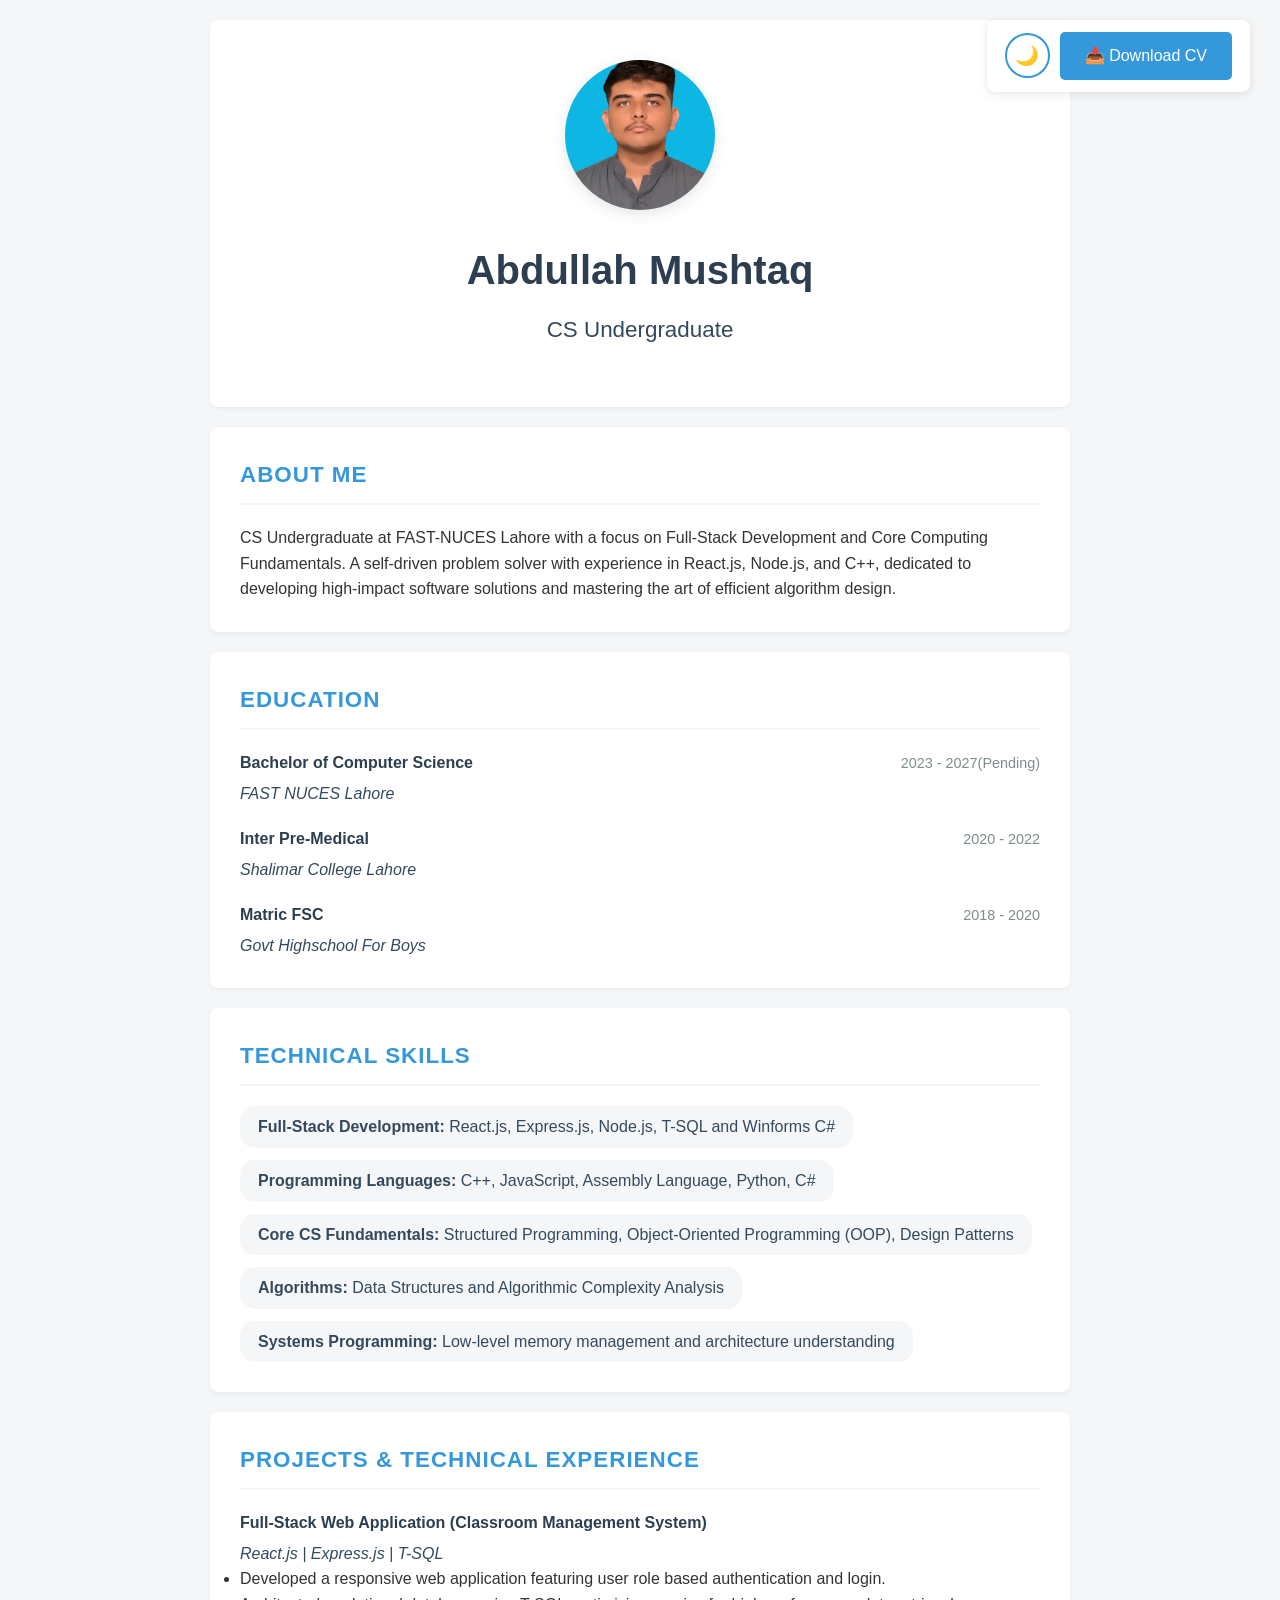
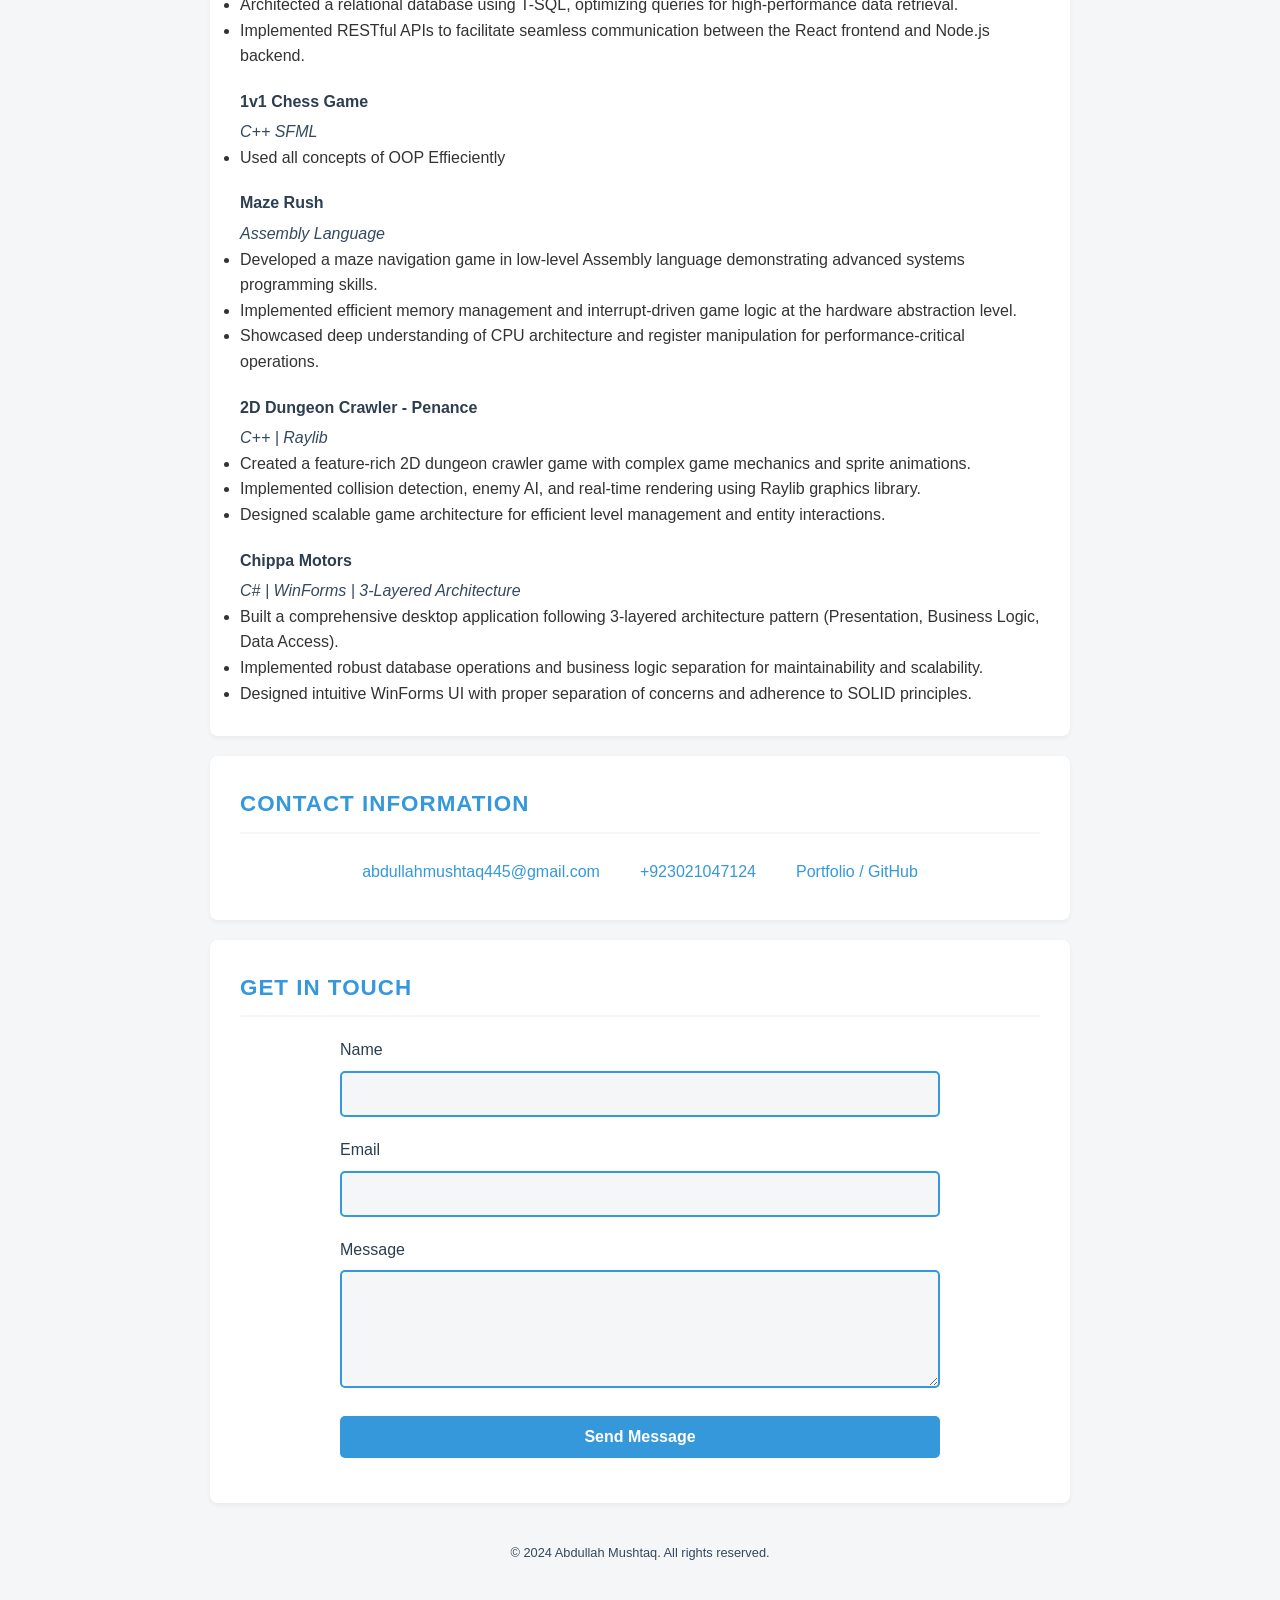
<file: index.html>
<!DOCTYPE html>
<html lang="en">
<head>
    <meta charset="UTF-8">
    <meta name="viewport" content="width=device-width, initial-scale=1.0">
    <title>My Curriculum Vitae</title>
    <link rel="stylesheet" href="css/style.css">
</head>
<body>

    <div class="header-top">
        <button id="theme-toggle" class="theme-toggle" title="Toggle dark/light mode">
            <span class="theme-icon">🌙</span>
        </button>
        <a href="#" id="download-cv" class="download-cv" title="Download CV as PDF">
            <span>📥 Download CV</span>
        </a>
    </div>

    <div class="container">
        
        <header>
            <img src="Images/Profile.JPG" alt="Profile Photo" class="profile-photo" onerror="this.src='https://via.placeholder.com/150'">
            <h1 id="name">Abdullah Mushtaq</h1>
            <h2 id="title">CS Undergraduate</h2>
        </header>

        <section id="about">
            <h3>About Me</h3>
            <p>CS Undergraduate at FAST-NUCES Lahore with a focus on Full-Stack Development and Core Computing Fundamentals. A self-driven problem solver with experience in React.js, Node.js, and C++, dedicated to developing high-impact software solutions and mastering the art of efficient algorithm design.</p>
        </section>

        <section id="education">
            <h3>Education</h3>
            
            <div class="education-item">
                <div class="school-header">
                    <span class="degree">Bachelor of Computer Science</span>
                    <span class="date">2023 - 2027(Pending)</span>
                </div>
                <div class="school">FAST NUCES Lahore</div>
            </div>

            <div class="education-item">
                <div class="school-header">
                    <span class="degree">Inter Pre-Medical</span>
                    <span class="date">2020 - 2022</span>
                </div>
                <div class="school">Shalimar College Lahore</div>
            </div>
            
            <div class="education-item">
                <div class="school-header">
                    <span class="degree">Matric FSC</span>
                    <span class="date">2018 - 2020</span>
                </div>
                <div class="school">Govt Highschool For Boys</div>
            </div>

        </section>

        <section id="skills">
            <h3>Technical Skills</h3>
            <ul class="skills-list">
                <li><strong>Full-Stack Development:</strong> React.js, Express.js, Node.js, T-SQL and Winforms C#</li>
                <li><strong>Programming Languages:</strong> C++, JavaScript, Assembly Language, Python, C#</li>
                <li><strong>Core CS Fundamentals:</strong> Structured Programming, Object-Oriented Programming (OOP), Design Patterns</li>
                <li><strong>Algorithms:</strong> Data Structures and Algorithmic Complexity Analysis</li>
                <li><strong>Systems Programming:</strong> Low-level memory management and architecture understanding</li>
            </ul>
        </section>

        <section id="experience">
            <h3>Projects & Technical Experience</h3>

            <div class="experience-item">
                <div class="job-header">
                    <span class="job-title">Full-Stack Web Application (Classroom Management System)</span>
                </div>
                <div class="company">React.js | Express.js | T-SQL</div>
                <ul>
                    <li>Developed a responsive web application featuring user role based authentication and login.</li>
                    <li>Architected a relational database using T-SQL, optimizing queries for high-performance data retrieval.</li>
                    <li>Implemented RESTful APIs to facilitate seamless communication between the React frontend and Node.js backend.</li>
                </ul>
            </div>

            <div class="experience-item">
                <div class="job-header">
                    <span class="job-title">1v1 Chess Game</span>
                </div>
                <div class="company">C++ SFML</div>
                <ul>
                    <li>Used all concepts of OOP Effieciently</li>
                </ul>
            </div>

            <div class="experience-item">
                <div class="job-header">
                    <span class="job-title">Maze Rush</span>
                </div>
                <div class="company">Assembly Language</div>
                <ul>
                    <li>Developed a maze navigation game in low-level Assembly language demonstrating advanced systems programming skills.</li>
                    <li>Implemented efficient memory management and interrupt-driven game logic at the hardware abstraction level.</li>
                    <li>Showcased deep understanding of CPU architecture and register manipulation for performance-critical operations.</li>
                </ul>
            </div>

            <div class="experience-item">
                <div class="job-header">
                    <span class="job-title">2D Dungeon Crawler - Penance</span>
                </div>
                <div class="company">C++ | Raylib</div>
                <ul>
                    <li>Created a feature-rich 2D dungeon crawler game with complex game mechanics and sprite animations.</li>
                    <li>Implemented collision detection, enemy AI, and real-time rendering using Raylib graphics library.</li>
                    <li>Designed scalable game architecture for efficient level management and entity interactions.</li>
                </ul>
            </div>

            <div class="experience-item">
                <div class="job-header">
                    <span class="job-title">Chippa Motors</span>
                </div>
                <div class="company">C# | WinForms | 3-Layered Architecture</div>
                <ul>
                    <li>Built a comprehensive desktop application following 3-layered architecture pattern (Presentation, Business Logic, Data Access).</li>
                    <li>Implemented robust database operations and business logic separation for maintainability and scalability.</li>
                    <li>Designed intuitive WinForms UI with proper separation of concerns and adherence to SOLID principles.</li>
                </ul>
            </div>
        </section>

        <section id="contact">
            <h3>Contact Information</h3>
            <div class="contact-info">
                <a href="mailto:abdullahmushtaq445@gmail.com">abdullahmushtaq445@gmail.com</a>
                <a href="tel:+923021047124">+923021047124</a>
                <a href="https://github.com/AevitusOmegus">Portfolio / GitHub</a>
            </div>
        </section>

        <section id="contact-form">
            <h3>Get In Touch</h3>
            <form id="message-form" class="contact-form">
                <div class="form-group">
                    <label for="name">Name</label>
                    <input type="text" id="name" name="name" required>
                </div>
                <div class="form-group">
                    <label for="email">Email</label>
                    <input type="email" id="email" name="email" required>
                </div>
                <div class="form-group">
                    <label for="message">Message</label>
                    <textarea id="message" name="message" rows="5" required></textarea>
                </div>
                <button type="submit" class="submit-btn">Send Message</button>
                <p id="form-message" class="form-message"></p>
            </form>
        </section>

        <footer>
            <p>&copy; 2024 Abdullah Mushtaq. All rights reserved.</p>
        </footer>

    </div>

    <script src="js/script.js"></script>
</body>
</html>
</file>
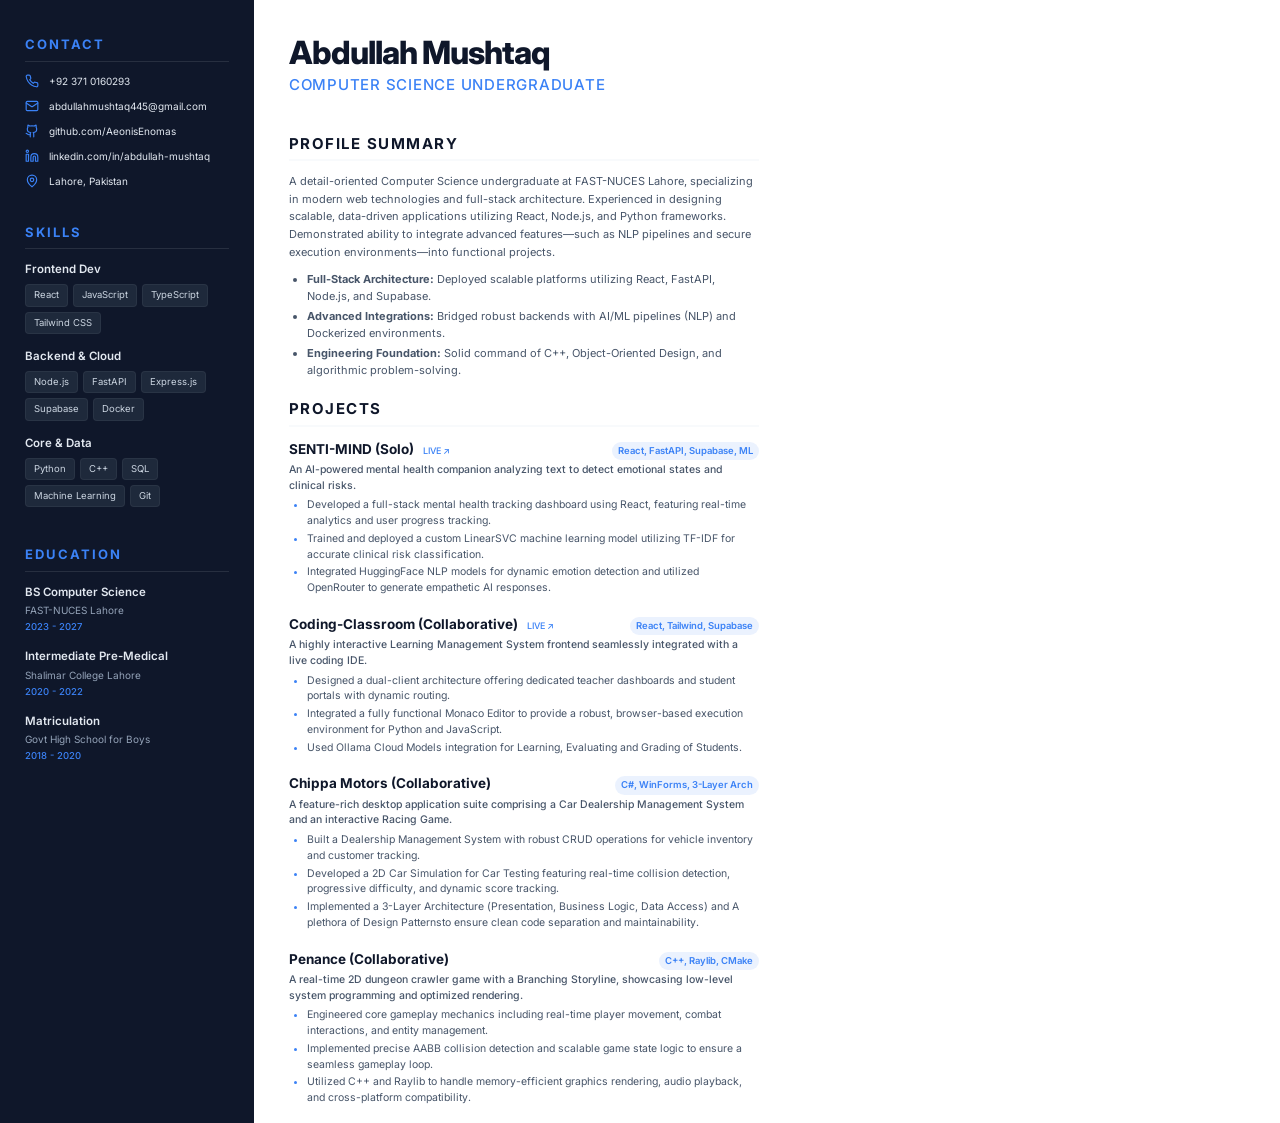
<file: scripts/cv-template.html>
<!DOCTYPE html>
<html lang="en">

<head>
  <meta charset="UTF-8">
  <title>Abdullah Mushtaq - CV</title>
  <style>
    @import url('https://fonts.googleapis.com/css2?family=Inter:wght@400;500;600;700;800&display=swap');

    :root {
      --primary: #0f172a;
      --primary-light: #1e293b;
      --accent: #3b82f6;
      --text-dark: #0f172a;
      --text-muted: #475569;
      --text-light: #94a3b8;
      --white: #ffffff;
      --bg-gray: #f8fafc;
    }

    * {
      box-sizing: border-box;
      margin: 0;
      padding: 0;
    }

    body {
      font-family: 'Inter', sans-serif;
      color: var(--text-dark);
      line-height: 1.5;
      font-size: 10.5px;
      background: #fff;
      width: 210mm;
      height: 297mm;
      display: flex;
    }

    /* Sidebar */
    .sidebar {
      width: 32%;
      background-color: var(--primary);
      color: var(--white);
      padding: 35px 25px;
      display: flex;
      flex-direction: column;
      gap: 24px;
    }

    .sidebar h2 {
      font-size: 13px;
      font-weight: 700;
      color: var(--accent);
      text-transform: uppercase;
      letter-spacing: 0.15em;
      margin-bottom: 12px;
      border-bottom: 1px solid rgba(255, 255, 255, 0.1);
      padding-bottom: 6px;
    }

    .contact-item {
      display: flex;
      align-items: center;
      gap: 10px;
      margin-bottom: 10px;
      font-size: 10px;
      color: #e2e8f0;
    }

    .contact-item svg {
      width: 14px;
      height: 14px;
      color: var(--accent);
      flex-shrink: 0;
    }

    .skill-group {
      margin-bottom: 14px;
    }

    .skill-group h3 {
      font-size: 11.5px;
      font-weight: 600;
      color: #e2e8f0;
      margin-bottom: 6px;
    }

    .skill-list {
      display: flex;
      flex-wrap: wrap;
      gap: 5px;
    }

    .skill-pill {
      background: var(--primary-light);
      padding: 3px 8px;
      border-radius: 4px;
      font-size: 9.5px;
      color: #cbd5e1;
      border: 1px solid rgba(255, 255, 255, 0.05);
    }

    .education-item {
      margin-bottom: 14px;
    }

    .education-item h3 {
      font-size: 11.5px;
      font-weight: 600;
      color: #e2e8f0;
      margin-bottom: 2px;
    }

    .education-item .school {
      font-size: 10px;
      color: #94a3b8;
      margin-bottom: 2px;
    }

    .education-item .date {
      font-size: 9.5px;
      color: var(--accent);
      font-weight: 500;
    }

    /* Main Content */
    .main-content {
      width: 68%;
      padding: 35px 35px;
      display: flex;
      flex-direction: column;
    }

    .header-name {
      margin-bottom: 20px;
    }

    .header-name h1 {
      font-size: 32px;
      font-weight: 800;
      letter-spacing: -1px;
      line-height: 1.1;
      margin-bottom: 4px;
      color: var(--primary);
    }

    .header-name .title {
      font-size: 15px;
      font-weight: 500;
      color: var(--accent);
      letter-spacing: 0.05em;
      text-transform: uppercase;
    }

    .main-content h2 {
      font-size: 15px;
      font-weight: 700;
      color: var(--primary);
      text-transform: uppercase;
      letter-spacing: 0.1em;
      margin-bottom: 12px;
      margin-top: 16px;
      border-bottom: 2px solid var(--bg-gray);
      padding-bottom: 4px;
      display: flex;
      align-items: center;
      gap: 8px;
    }

    .summary-text {
      font-size: 11px;
      color: var(--text-muted);
      line-height: 1.6;
      margin-bottom: 10px;
    }

    .summary-bullets {
      margin-left: 18px;
      color: var(--text-muted);
      font-size: 11px;
    }

    .summary-bullets li {
      margin-bottom: 4px;
    }

    .project-item {
      margin-bottom: 16px;
    }

    .project-header {
      display: flex;
      justify-content: space-between;
      align-items: baseline;
      margin-bottom: 2px;
    }

    .project-title {
      font-size: 13.5px;
      font-weight: 700;
      color: var(--primary);
    }

    .project-stack {
      font-size: 9.5px;
      font-weight: 600;
      color: var(--accent);
      background: rgba(59, 130, 246, 0.1);
      padding: 2px 6px;
      border-radius: 12px;
    }

    .project-desc {
      font-size: 10.5px;
      color: var(--text-muted);
      margin-bottom: 4px;
      font-weight: 500;
    }

    .project-bullets {
      margin-left: 18px;
      color: var(--text-muted);
      font-size: 10.5px;
    }

    .project-bullets li {
      margin-bottom: 2px;
    }

    .project-bullets li::marker {
      color: var(--accent);
    }
  </style>
</head>

<body>

  <div class="sidebar">
    <div class="contact-section">
      <h2>Contact</h2>
      <div class="contact-item">
        <svg xmlns="http://www.w3.org/2000/svg" viewBox="0 0 24 24" fill="none" stroke="currentColor" stroke-width="2"
          stroke-linecap="round" stroke-linejoin="round">
          <path
            d="M22 16.92v3a2 2 0 0 1-2.18 2 19.79 19.79 0 0 1-8.63-3.07 19.5 19.5 0 0 1-6-6 19.79 19.79 0 0 1-3.07-8.67A2 2 0 0 1 4.11 2h3a2 2 0 0 1 2 1.72 12.84 12.84 0 0 0 .7 2.81 2 2 0 0 1-.45 2.11L8.09 9.91a16 16 0 0 0 6 6l1.27-1.27a2 2 0 0 1 2.11-.45 12.84 12.84 0 0 0 2.81.7A2 2 0 0 1 22 16.92z">
          </path>
        </svg>
        +92 371 0160293
      </div>
      <div class="contact-item">
        <svg xmlns="http://www.w3.org/2000/svg" viewBox="0 0 24 24" fill="none" stroke="currentColor" stroke-width="2"
          stroke-linecap="round" stroke-linejoin="round">
          <rect width="20" height="16" x="2" y="4" rx="2"></rect>
          <path d="m22 7-8.97 5.7a1.94 1.94 0 0 1-2.06 0L2 7"></path>
        </svg>
        abdullahmushtaq445@gmail.com
      </div>
      <div class="contact-item">
        <svg xmlns="http://www.w3.org/2000/svg" viewBox="0 0 24 24" fill="none" stroke="currentColor" stroke-width="2"
          stroke-linecap="round" stroke-linejoin="round">
          <path
            d="M15 22v-4a4.8 4.8 0 0 0-1-3.5c3 0 6-2 6-5.5.08-1.25-.27-2.48-1-3.5.28-1.15.28-2.35 0-3.5 0 0-1 0-3 1.5-2.64-.5-5.36-.5-8 0C6 2 5 2 5 2c-.3 1.15-.3 2.35 0 3.5A5.403 5.403 0 0 0 4 9c0 3.5 3 5.5 6 5.5-.39.49-.68 1.05-.85 1.65-.17.6-.22 1.23-.15 1.85v4">
          </path>
          <path d="M9 18c-4.51 2-5-2-7-2"></path>
        </svg>
        github.com/AeonisEnomas
      </div>
      <div class="contact-item">
        <svg xmlns="http://www.w3.org/2000/svg" viewBox="0 0 24 24" fill="none" stroke="currentColor" stroke-width="2"
          stroke-linecap="round" stroke-linejoin="round">
          <path d="M16 8a6 6 0 0 1 6 6v7h-4v-7a2 2 0 0 0-2-2 2 2 0 0 0-2 2v7h-4v-7a6 6 0 0 1 6-6z"></path>
          <rect x="2" y="9" width="4" height="12"></rect>
          <circle cx="4" cy="4" r="2"></circle>
        </svg>
        linkedin.com/in/abdullah-mushtaq
      </div>
      <div class="contact-item">
        <svg xmlns="http://www.w3.org/2000/svg" viewBox="0 0 24 24" fill="none" stroke="currentColor" stroke-width="2"
          stroke-linecap="round" stroke-linejoin="round">
          <path d="M20 10c0 6-8 12-8 12s-8-6-8-12a8 8 0 0 1 16 0Z"></path>
          <circle cx="12" cy="10" r="3"></circle>
        </svg>
        Lahore, Pakistan
      </div>
    </div>

    <div class="skills-section">
      <h2>Skills</h2>
      <div class="skill-group">
        <h3>Frontend Dev</h3>
        <div class="skill-list">
          <span class="skill-pill">React</span>
          <span class="skill-pill">JavaScript</span>
          <span class="skill-pill">TypeScript</span>
          <span class="skill-pill">Tailwind CSS</span>
        </div>
      </div>
      <div class="skill-group">
        <h3>Backend & Cloud</h3>
        <div class="skill-list">
          <span class="skill-pill">Node.js</span>
          <span class="skill-pill">FastAPI</span>
          <span class="skill-pill">Express.js</span>
          <span class="skill-pill">Supabase</span>
          <span class="skill-pill">Docker</span>
        </div>
      </div>
      <div class="skill-group">
        <h3>Core & Data</h3>
        <div class="skill-list">
          <span class="skill-pill">Python</span>
          <span class="skill-pill">C++</span>
          <span class="skill-pill">SQL</span>
          <span class="skill-pill">Machine Learning</span>
          <span class="skill-pill">Git</span>
        </div>
      </div>
    </div>

    <div class="education-section">
      <h2>Education</h2>
      <div class="education-item">
        <h3>BS Computer Science</h3>
        <div class="school">FAST-NUCES Lahore</div>
        <div class="date">2023 - 2027</div>
      </div>
      <div class="education-item">
        <h3>Intermediate Pre-Medical</h3>
        <div class="school">Shalimar College Lahore</div>
        <div class="date">2020 - 2022</div>
      </div>
      <div class="education-item">
        <h3>Matriculation</h3>
        <div class="school">Govt High School for Boys</div>
        <div class="date">2018 - 2020</div>
      </div>
    </div>
  </div>

  <div class="main-content">
    <div class="header-name">
      <h1>Abdullah Mushtaq</h1>
      <div class="title">Computer Science Undergraduate</div>
    </div>

    <h2>Profile Summary</h2>
    <p class="summary-text">A detail-oriented Computer Science undergraduate at FAST-NUCES Lahore, specializing in
      modern web technologies and full-stack architecture. Experienced in designing scalable, data-driven applications
      utilizing React, Node.js, and Python frameworks. Demonstrated ability to integrate advanced features—such as NLP
      pipelines and secure execution environments—into functional projects.</p>
    <ul class="summary-bullets">
      <li><strong>Full-Stack Architecture:</strong> Deployed scalable platforms utilizing React, FastAPI, Node.js, and
        Supabase.</li>
      <li><strong>Advanced Integrations:</strong> Bridged robust backends with AI/ML pipelines (NLP) and Dockerized
        environments.</li>
      <li><strong>Engineering Foundation:</strong> Solid command of C++, Object-Oriented Design, and algorithmic
        problem-solving.</li>
    </ul>

    <h2>Projects</h2>

    <div class="project-item">
      <div class="project-header">
        <h3 class="project-title">
          SENTI-MIND (Solo)
          <a href="https://senti-mind-mocha.vercel.app"
            style="font-size: 9px; font-weight: 500; color: var(--accent); text-decoration: none; margin-left: 6px;">LIVE
            ↗</a>
        </h3>
        <span class="project-stack">React, FastAPI, Supabase, ML</span>
      </div>
      <div class="project-desc">An AI-powered mental health companion analyzing text to detect emotional states and
        clinical risks.</div>
      <ul class="project-bullets">
        <li>Developed a full-stack mental health tracking dashboard using React, featuring real-time analytics and user
          progress tracking.</li>
        <li>Trained and deployed a custom LinearSVC machine learning model utilizing TF-IDF for accurate clinical risk
          classification.</li>
        <li>Integrated HuggingFace NLP models for dynamic emotion detection and utilized OpenRouter to generate
          empathetic AI responses.</li>
      </ul>
    </div>

    <div class="project-item">
      <div class="project-header">
        <h3 class="project-title">
          Coding-Classroom (Collaborative)
          <a href="https://codingclassroom.vercel.app"
            style="font-size: 9px; font-weight: 500; color: var(--accent); text-decoration: none; margin-left: 6px;">LIVE
            ↗</a>
        </h3>
        <span class="project-stack">React, Tailwind, Supabase</span>
      </div>
      <div class="project-desc">A highly interactive Learning Management System frontend seamlessly integrated with a
        live coding IDE.</div>
      <ul class="project-bullets">
        <li>Designed a dual-client architecture offering dedicated teacher dashboards and student portals with dynamic
          routing.</li>
        <li>Integrated a fully functional Monaco Editor to provide a robust, browser-based execution environment for
          Python and JavaScript.</li>
        <li>Used Ollama Cloud Models integration for Learning, Evaluating and Grading of Students.</li>
      </ul>
    </div>

    <div class="project-item">
      <div class="project-header">
        <h3 class="project-title">
          Chippa Motors (Collaborative)
        </h3>
        <span class="project-stack">C#, WinForms, 3-Layer Arch</span>
      </div>
      <div class="project-desc">A feature-rich desktop application suite comprising a Car Dealership Management System
        and an interactive Racing Game.</div>
      <ul class="project-bullets">
        <li>Built a Dealership Management System with robust CRUD operations for vehicle inventory and customer
          tracking.</li>
        <li>Developed a 2D Car Simulation for Car Testing featuring real-time collision detection, progressive
          difficulty, and dynamic score tracking.</li>
        <li>Implemented a 3-Layer Architecture (Presentation, Business Logic, Data Access) and A plethora of Design
          Patternsto ensure clean code separation and maintainability.</li>
      </ul>
    </div>

    <div class="project-item">
      <div class="project-header">
        <h3 class="project-title">
          Penance (Collaborative)
        </h3>
        <span class="project-stack">C++, Raylib, CMake</span>
      </div>
      <div class="project-desc">A real-time 2D dungeon crawler game with a Branching Storyline, showcasing low-level
        system programming and optimized rendering.</div>
      <ul class="project-bullets">
        <li>Engineered core gameplay mechanics including real-time player movement, combat interactions, and entity
          management.</li>
        <li>Implemented precise AABB collision detection and scalable game state logic to ensure a seamless gameplay
          loop.</li>
        <li>Utilized C++ and Raylib to handle memory-efficient graphics rendering, audio playback, and cross-platform
          compatibility.</li>
      </ul>
    </div>

  </div>

</body>

</html>
</file>
<file: css/style.css>
:root {
    --primary-color: #2c3e50;
    --secondary-color: #34495e;
    --accent-color: #3498db;
    --text-color: #333;
    --bg-color: #f4f6f7;
    --section-bg: #ffffff;
    --font-main: 'Segoe UI', Tahoma, Geneva, Verdana, sans-serif;
}

/* Dark Mode */
body.dark-mode {
    --primary-color: #ecf0f1;
    --secondary-color: #bdc3c7;
    --accent-color: #3498db;
    --text-color: #ecf0f1;
    --bg-color: #1a1a1a;
    --section-bg: #2d2d2d;
}

* {
    box-sizing: border-box;
    margin: 0;
    padding: 0;
}

body {
    font-family: var(--font-main);
    line-height: 1.6;
    color: var(--text-color);
    background-color: var(--bg-color);
    transition: background-color 0.3s ease, color 0.3s ease;
    padding-top: 0;
}

/* Animations */
@keyframes fadeIn {
    from {
        opacity: 0;
        transform: translateY(20px);
    }
    to {
        opacity: 1;
        transform: translateY(0);
    }
}

@keyframes slideInLeft {
    from {
        opacity: 0;
        transform: translateX(-30px);
    }
    to {
        opacity: 1;
        transform: translateX(0);
    }
}

@keyframes slideInRight {
    from {
        opacity: 0;
        transform: translateX(30px);
    }
    to {
        opacity: 1;
        transform: translateX(0);
    }
}

@keyframes pulse {
    0%, 100% {
        opacity: 1;
    }
    50% {
        opacity: 0.7;
    }
}

.container {
    max-width: 900px;
    margin: 0 auto;
    padding: 20px;
}

/* Header */
header {
    text-align: center;
    padding: 40px 0;
    background-color: var(--section-bg);
    margin-bottom: 20px;
    border-radius: 8px;
    box-shadow: 0 2px 5px rgba(0,0,0,0.05);
    animation: fadeIn 0.6s ease;
}

.header-top {
    display: flex;
    justify-content: space-between;
    align-items: center;
    margin-bottom: 20px;
    flex-wrap: wrap;
    gap: 10px;
    position: fixed;
    top: 10px;
    right: 20px;
    left: auto;
    z-index: 1000;
    background: var(--section-bg);
    padding: 10px 15px;
    border-radius: 8px;
    box-shadow: 0 2px 10px rgba(0,0,0,0.1);
}

/* Theme Toggle Button */
.theme-toggle {
    background: none;
    border: 2px solid var(--accent-color);
    color: var(--accent-color);
    width: 45px;
    height: 45px;
    border-radius: 50%;
    cursor: pointer;
    font-size: 1.2rem;
    display: flex;
    align-items: center;
    justify-content: center;
    transition: all 0.3s ease;
}

.theme-toggle:hover {
    background-color: var(--accent-color);
    color: var(--section-bg);
    transform: rotate(20deg);
}

/* Download CV Button */
.download-cv {
    background-color: var(--accent-color);
    color: white;
    padding: 10px 20px;
    border-radius: 5px;
    text-decoration: none;
    font-weight: 500;
    transition: all 0.3s ease;
    display: inline-block;
}

.download-cv:hover {
    background-color: #2980b9;
    transform: translateY(-2px);
    box-shadow: 0 4px 10px rgba(52, 152, 219, 0.3);
}

.profile-photo {
    width: 150px;
    height: 150px;
    border-radius: 50%;
    background-color: #ddd;
    display: inline-block;
    margin-bottom: 20px;
    object-fit: cover;
    animation: slideInLeft 0.8s ease;
    box-shadow: 0 4px 15px rgba(0,0,0,0.1);
}

header h1 {
    color: var(--primary-color);
    margin-bottom: 10px;
    animation: slideInRight 0.8s ease;
}

header h2 {
    color: var(--secondary-color);
    font-weight: 400;
    margin-bottom: 20px;
    animation: fadeIn 0.8s ease 0.2s both;
}

/* Sections */
section {
    background: var(--section-bg);
    padding: 30px;
    margin-bottom: 20px;
    border-radius: 8px;
    box-shadow: 0 2px 5px rgba(0,0,0,0.05);
    animation: fadeIn 0.6s ease;
    transition: all 0.3s ease;
}

section:hover {
    box-shadow: 0 4px 12px rgba(0,0,0,0.1);
}

section h3 {
    color: var(--accent-color);
    border-bottom: 2px solid var(--bg-color);
    padding-bottom: 10px;
    margin-bottom: 20px;
    text-transform: uppercase;
    letter-spacing: 1px;
}

/* Flexbox Layouts for specific sections */
.skills-list {
    display: flex;
    flex-wrap: wrap;
    gap: 10px;
    list-style: none;
}

.skills-list li {
    background-color: var(--bg-color);
    padding: 5px 15px;
    border-radius: 15px;
    font-size: 0.9rem;
    color: var(--secondary-color);
    animation: fadeIn 0.6s ease;
    transition: all 0.3s ease;
}

.skills-list li:hover {
    transform: translateY(-3px);
    box-shadow: 0 4px 8px rgba(52, 152, 219, 0.2);
}

.experience-item, .education-item {
    margin-bottom: 20px;
    animation: slideInLeft 0.6s ease;
    transition: all 0.3s ease;
}

.experience-item:hover, .education-item:hover {
    transform: translateX(5px);
}

.experience-item:last-child, .education-item:last-child {
    margin-bottom: 0;
}

.job-header, .school-header {
    display: flex;
    justify-content: space-between;
    align-items: baseline;
    margin-bottom: 5px;
    flex-wrap: wrap;
}

.job-title, .degree {
    font-weight: bold;
    color: var(--primary-color);
}

.company, .school {
    font-style: italic;
    color: var(--secondary-color);
}

.date {
    color: #7f8c8d;
    font-size: 0.9em;
}

/* Contact Section */
.contact-info {
    display: flex;
    justify-content: center;
    gap: 20px;
    flex-wrap: wrap;
}

.contact-info a {
    color: var(--accent-color);
    text-decoration: none;
    font-weight: 500;
    transition: all 0.3s ease;
    padding: 5px 10px;
    border-radius: 5px;
}

.contact-info a:hover {
    background-color: var(--accent-color);
    color: var(--section-bg);
    transform: translateY(-2px);
}

/* Contact Form */
.contact-form {
    max-width: 600px;
    margin: 0 auto;
}

.form-group {
    margin-bottom: 20px;
    animation: slideInLeft 0.6s ease;
}

.form-group label {
    display: block;
    margin-bottom: 8px;
    font-weight: 500;
    color: var(--primary-color);
}

.form-group input,
.form-group textarea {
    width: 100%;
    padding: 12px;
    border: 2px solid var(--accent-color);
    border-radius: 5px;
    font-family: var(--font-main);
    font-size: 1rem;
    color: var(--text-color);
    background-color: var(--bg-color);
    transition: all 0.3s ease;
}

.form-group input:focus,
.form-group textarea:focus {
    outline: none;
    border-color: #2980b9;
    box-shadow: 0 0 10px rgba(52, 152, 219, 0.3);
}

.submit-btn {
    background-color: var(--accent-color);
    color: white;
    padding: 12px 30px;
    border: none;
    border-radius: 5px;
    font-size: 1rem;
    font-weight: 600;
    cursor: pointer;
    transition: all 0.3s ease;
    width: 100%;
}

.submit-btn:hover {
    background-color: #2980b9;
    transform: translateY(-2px);
    box-shadow: 0 4px 12px rgba(52, 152, 219, 0.3);
}

.submit-btn:active {
    transform: translateY(0);
}

.form-message {
    margin-top: 15px;
    text-align: center;
    font-weight: 500;
    animation: pulse 2s ease-in-out;
}

.form-message.success {
    color: #27ae60;
}

.form-message.error {
    color: #e74c3c;
}

/* Footer */
footer {
    text-align: center;
    padding: 20px 0;
    color: var(--secondary-color);
    font-size: 0.8rem;
    animation: fadeIn 0.6s ease;
}

/* ============================================
   RESPONSIVE DESIGN - Multiple Devices
   ============================================ */

/* Extra Small Devices (Mobile Phones: < 360px) */
@media (max-width: 359px) {
    .container {
        padding: 8px;
    }

    .header-top {
        top: 8px;
        right: 8px;
        padding: 8px 10px;
    }

    header {
        padding: 20px 0;
    }

    .profile-photo {
        width: 100px;
        height: 100px;
        margin-bottom: 15px;
    }

    header h1 {
        font-size: 1.5rem;
        margin-bottom: 8px;
    }

    header h2 {
        font-size: 1rem;
    }

    section {
        padding: 15px;
        margin-bottom: 15px;
    }

    section h3 {
        font-size: 1.1rem;
        margin-bottom: 15px;
    }

    .theme-toggle {
        width: 40px;
        height: 40px;
        font-size: 1rem;
    }

    .download-cv {
        padding: 8px 15px;
        font-size: 0.85rem;
    }

    .skills-list {
        gap: 6px;
    }

    .skills-list li {
        padding: 3px 10px;
        font-size: 0.8rem;
    }

    .form-group input,
    .form-group textarea {
        padding: 10px;
        font-size: 16px;
    }

    .submit-btn {
        padding: 10px 20px;
        font-size: 0.9rem;
    }

    footer {
        font-size: 0.7rem;
        padding: 15px 0;
    }
}

/* Small Devices (Mobile Phones: 360px - 480px) */
@media (min-width: 360px) and (max-width: 480px) {
    .container {
        padding: 10px;
    }

    .header-top {
        top: 10px;
        right: 10px;
        padding: 8px 12px;
    }

    header {
        padding: 25px 0;
    }

    .profile-photo {
        width: 120px;
        height: 120px;
        margin-bottom: 15px;
    }

    header h1 {
        font-size: 1.6rem;
        margin-bottom: 8px;
    }

    header h2 {
        font-size: 1.1rem;
        margin-bottom: 15px;
    }

    section {
        padding: 18px;
        margin-bottom: 15px;
    }

    section h3 {
        font-size: 1.2rem;
        margin-bottom: 15px;
    }

    .theme-toggle {
        width: 42px;
        height: 42px;
        font-size: 1.1rem;
    }

    .download-cv {
        padding: 9px 18px;
        font-size: 0.9rem;
    }

    .job-header, .school-header {
        flex-direction: column;
    }

    .date {
        margin-top: 5px;
    }

    .skills-list {
        gap: 8px;
    }

    .skills-list li {
        padding: 4px 12px;
        font-size: 0.85rem;
    }

    .contact-info {
        flex-direction: column;
        align-items: center;
        gap: 10px;
    }

    .contact-info a {
        width: 100%;
        text-align: center;
    }

    .form-group {
        margin-bottom: 18px;
    }

    .form-group input,
    .form-group textarea {
        padding: 11px;
        font-size: 16px;
    }

    .submit-btn {
        padding: 11px 25px;
        font-size: 0.95rem;
    }

    footer {
        font-size: 0.75rem;
    }
}

/* Medium Devices (Tablets: 481px - 768px) */
@media (min-width: 481px) and (max-width: 768px) {
    .container {
        padding: 15px;
        max-width: 95%;
    }

    .header-top {
        top: 12px;
        right: 15px;
        padding: 10px 14px;
    }

    header {
        padding: 30px 15px;
    }

    .profile-photo {
        width: 130px;
        height: 130px;
        margin-bottom: 18px;
    }

    header h1 {
        font-size: 2rem;
        margin-bottom: 10px;
    }

    header h2 {
        font-size: 1.2rem;
        margin-bottom: 20px;
    }

    section {
        padding: 25px;
        margin-bottom: 18px;
    }

    section h3 {
        font-size: 1.3rem;
        margin-bottom: 18px;
    }

    .theme-toggle {
        width: 45px;
        height: 45px;
        font-size: 1.2rem;
    }

    .download-cv {
        padding: 10px 22px;
        font-size: 0.95rem;
    }

    .job-header, .school-header {
        flex-direction: row;
        justify-content: space-between;
    }

    .skills-list {
        gap: 10px;
    }

    .skills-list li {
        padding: 6px 14px;
        font-size: 0.9rem;
    }

    .contact-info {
        flex-direction: row;
        flex-wrap: wrap;
        gap: 15px;
    }

    .contact-info a {
        width: auto;
    }

    .contact-form {
        max-width: 100%;
    }

    .form-group input,
    .form-group textarea {
        padding: 12px;
        font-size: 1rem;
    }

    .submit-btn {
        padding: 12px 30px;
        font-size: 1rem;
    }

    footer {
        font-size: 0.8rem;
        padding: 18px 0;
    }
}

/* Large Devices (Desktops: 769px - 1024px) */
@media (min-width: 769px) and (max-width: 1024px) {
    .container {
        padding: 20px;
        max-width: 900px;
    }

    .header-top {
        top: 15px;
        right: 20px;
        padding: 10px 15px;
    }

    header {
        padding: 35px 20px;
    }

    .profile-photo {
        width: 140px;
        height: 140px;
        margin-bottom: 20px;
    }

    header h1 {
        font-size: 2.2rem;
    }

    header h2 {
        font-size: 1.3rem;
    }

    section {
        padding: 28px;
        margin-bottom: 20px;
    }

    section h3 {
        font-size: 1.35rem;
    }

    .theme-toggle {
        width: 45px;
        height: 45px;
        font-size: 1.2rem;
    }

    .download-cv {
        padding: 11px 24px;
        font-size: 1rem;
    }

    .skills-list {
        gap: 12px;
    }

    .skills-list li {
        padding: 7px 16px;
        font-size: 0.95rem;
    }

    .contact-form {
        max-width: 550px;
    }

    footer {
        font-size: 0.85rem;
    }
}

/* Extra Large Devices (Large Desktops: > 1024px) */
@media (min-width: 1025px) {
    .container {
        padding: 20px;
        max-width: 900px;
    }

    .header-top {
        top: 20px;
        right: 30px;
        padding: 12px 18px;
    }

    header {
        padding: 40px 0;
    }

    .profile-photo {
        width: 150px;
        height: 150px;
        margin-bottom: 20px;
    }

    header h1 {
        font-size: 2.5rem;
    }

    header h2 {
        font-size: 1.4rem;
    }

    section {
        padding: 30px;
        margin-bottom: 20px;
    }

    section h3 {
        font-size: 1.4rem;
    }

    .theme-toggle {
        width: 45px;
        height: 45px;
        font-size: 1.2rem;
    }

    .download-cv {
        padding: 11px 25px;
        font-size: 1rem;
    }

    .experience-item:hover, .education-item:hover {
        transform: translateX(8px);
    }

    .skills-list {
        gap: 12px;
    }

    .skills-list li {
        padding: 8px 18px;
        font-size: 1rem;
    }

    .contact-form {
        max-width: 600px;
    }

    footer {
        font-size: 0.8rem;
    }
}

/* Landscape Mode Adjustments */
@media (orientation: landscape) and (max-height: 500px) {
    header {
        padding: 20px 0;
    }

    .profile-photo {
        width: 80px;
        height: 80px;
        margin-bottom: 10px;
    }

    header h1 {
        font-size: 1.6rem;
        margin-bottom: 5px;
    }

    header h2 {
        font-size: 1rem;
        margin-bottom: 10px;
    }

    section {
        padding: 15px;
        margin-bottom: 10px;
    }

    section h3 {
        font-size: 1.1rem;
        margin-bottom: 10px;
    }
}

/* High Resolution Displays (Retina/4K) */
@media (min-resolution: 192dpi) {
    .profile-photo {
        box-shadow: 0 2px 8px rgba(0,0,0,0.15);
    }

    section {
        box-shadow: 0 1px 3px rgba(0,0,0,0.08);
    }

    section:hover {
        box-shadow: 0 2px 8px rgba(0,0,0,0.15);
    }
}

/* Print Styles */
@media print {
    .header-top,
    .contact-form,
    .theme-toggle,
    .download-cv {
        display: none;
    }

    .container {
        max-width: 100%;
        padding: 0;
    }

    header {
        box-shadow: none;
        padding: 20px 0;
        margin-bottom: 15px;
    }

    section {
        box-shadow: none;
        page-break-inside: avoid;
        margin-bottom: 15px;
        border: 1px solid #ddd;
    }

    a {
        text-decoration: none;
        color: #000;
    }

    body {
        color: #000;
        background-color: #fff;
    }
}
</file>
